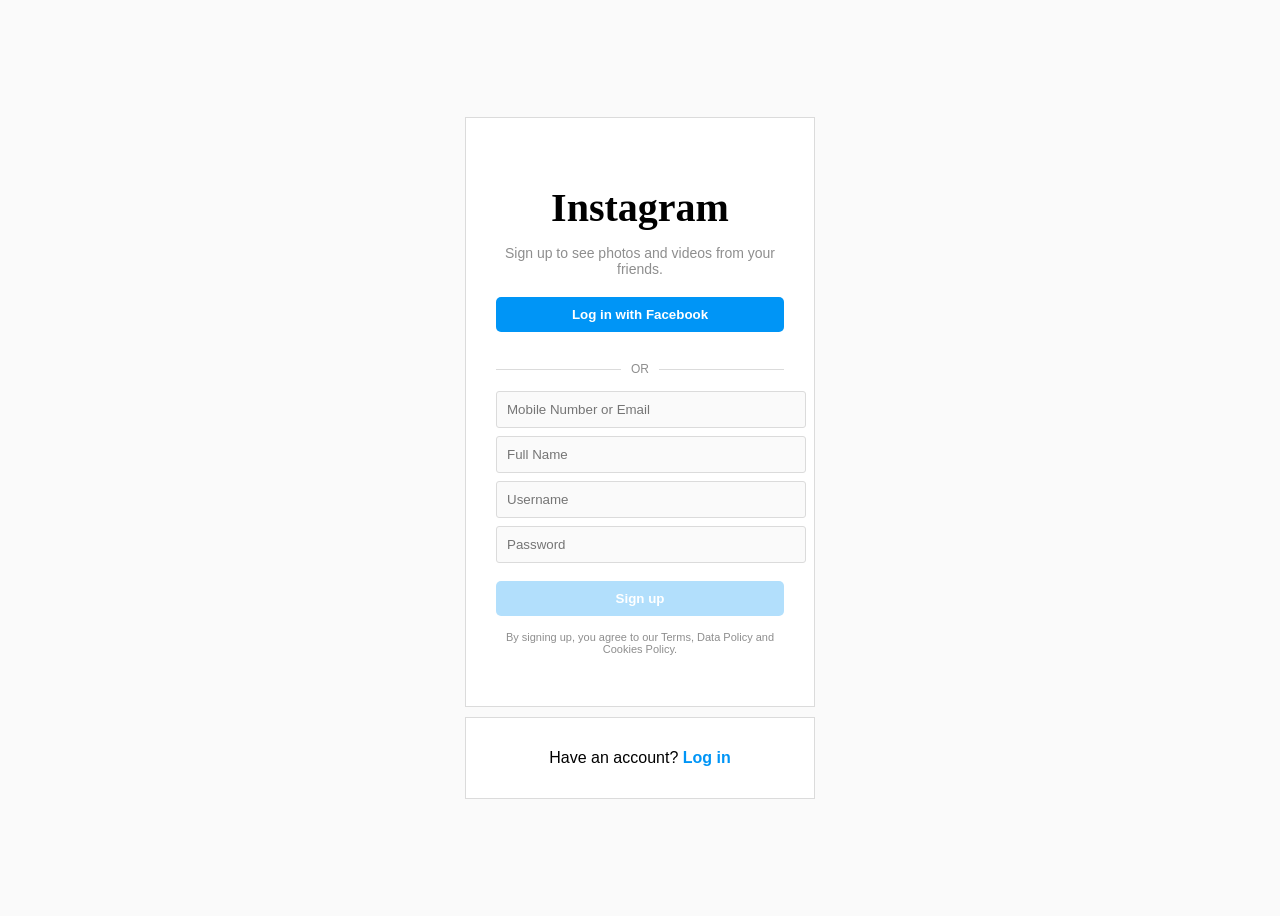
<file: work/index.html>
<!DOCTYPE html>
<html lang="en">
<head>
    <link rel="stylesheet" href="style.css">
    <title>Instagram Sign Up</title>
</head>
<body>

<div class="container">
    <div class="signup-box">
        <h1 class="logo">Instagram</h1>
        <p class="subtitle">Sign up to see photos and videos from your friends.</p>

        <button class="facebook-btn">Log in with Facebook</button>

        <div class="divider">
            <span>OR</span>
        </div>

        <form>
            <input type="text" placeholder="Mobile Number or Email">
            <input type="text" placeholder="Full Name">
            <input type="text" placeholder="Username">
            <input type="password" placeholder="Password">

            <button type="submit" class="signup-btn">Sign up</button>
        </form>

        <p class ="terms" >
            By signing up, you agree to our Terms, Data Policy and Cookies Policy.
        </p>
    </div>

    <div class="login-box">
        <p>Have an account? <a href="#">Log in</a></p>
    </div>
</div>

</body>
</html>
</file>
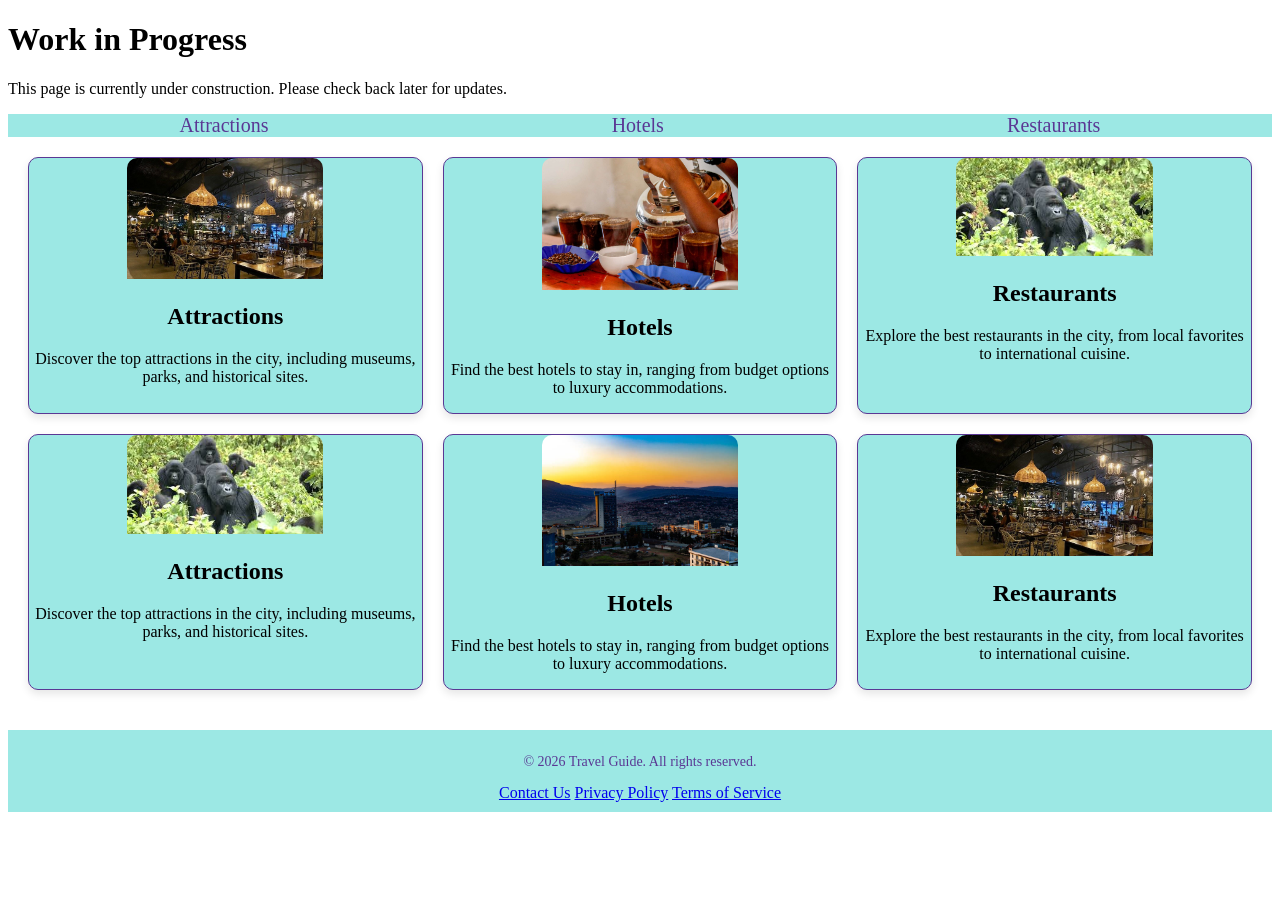
<file: work.html>
<!DOCTYPE html>
<html lang="en">
<head>
    <link rel="stylesheet" href="style.css">
    <title>Document</title>
</head>
<body>
    <main>
        <h1>Work in Progress</h1>
        <p>This page is currently under construction. Please check back later for updates.</p>
    </main>
    <nav>
  <a href="#attractions">Attractions</a>
  <a href="#hotels">Hotels</a>
  <a href="#restaurants">Restaurants</a>
  </nav>
<section >
    <div class="card-container">
    <article class="card">
        <img src="image/boho.jpg" alt="Attraction 1">
        <h2>Attractions</h2>
    <p>Discover the top attractions in the city, including museums, parks, and historical sites.</p>
</article>

    <article class="card">
     <img src="image/coffee.jpg" alt="Hotel 1">
    <h2>Hotels</h2>
    <p>Find the best hotels to stay in, ranging from budget options to luxury accommodations.</p>
    </article>
    
    <article class="card">
    <img src="image/gorilla.jfif" alt="Restaurant 1">
    <h2>Restaurants</h2>
    <p>Explore the best restaurants in the city, from local favorites to international cuisine.</p>
</article>

<article class="card">
        <img src="image/gorilla.jfif" alt="Attraction 1">
        <h2>Attractions</h2>
    <p>Discover the top attractions in the city, including museums, parks, and historical sites.</p>
</article>

    <article class="card">
     <img src="image/sunset.jpg" alt="Hotel 1">
    <h2>Hotels</h2>
    <p>Find the best hotels to stay in, ranging from budget options to luxury accommodations.</p>
    </article>
    
    <article class="card">
    <img src="image/boho.jpg" alt="Restaurant 1">
    <h2>Restaurants</h2>
    <p>Explore the best restaurants in the city, from local favorites to international cuisine.</p>
</article>
</div>
</section>

<footer>
    <p>&copy; 2026 Travel Guide. All rights reserved.</p>
    <a href="contact.html">Contact Us</a>
    <a href="privacy.html">Privacy Policy</a>
    <a href="terms.html">Terms of Service</a>
</footer>
</body>
</html>
</file>
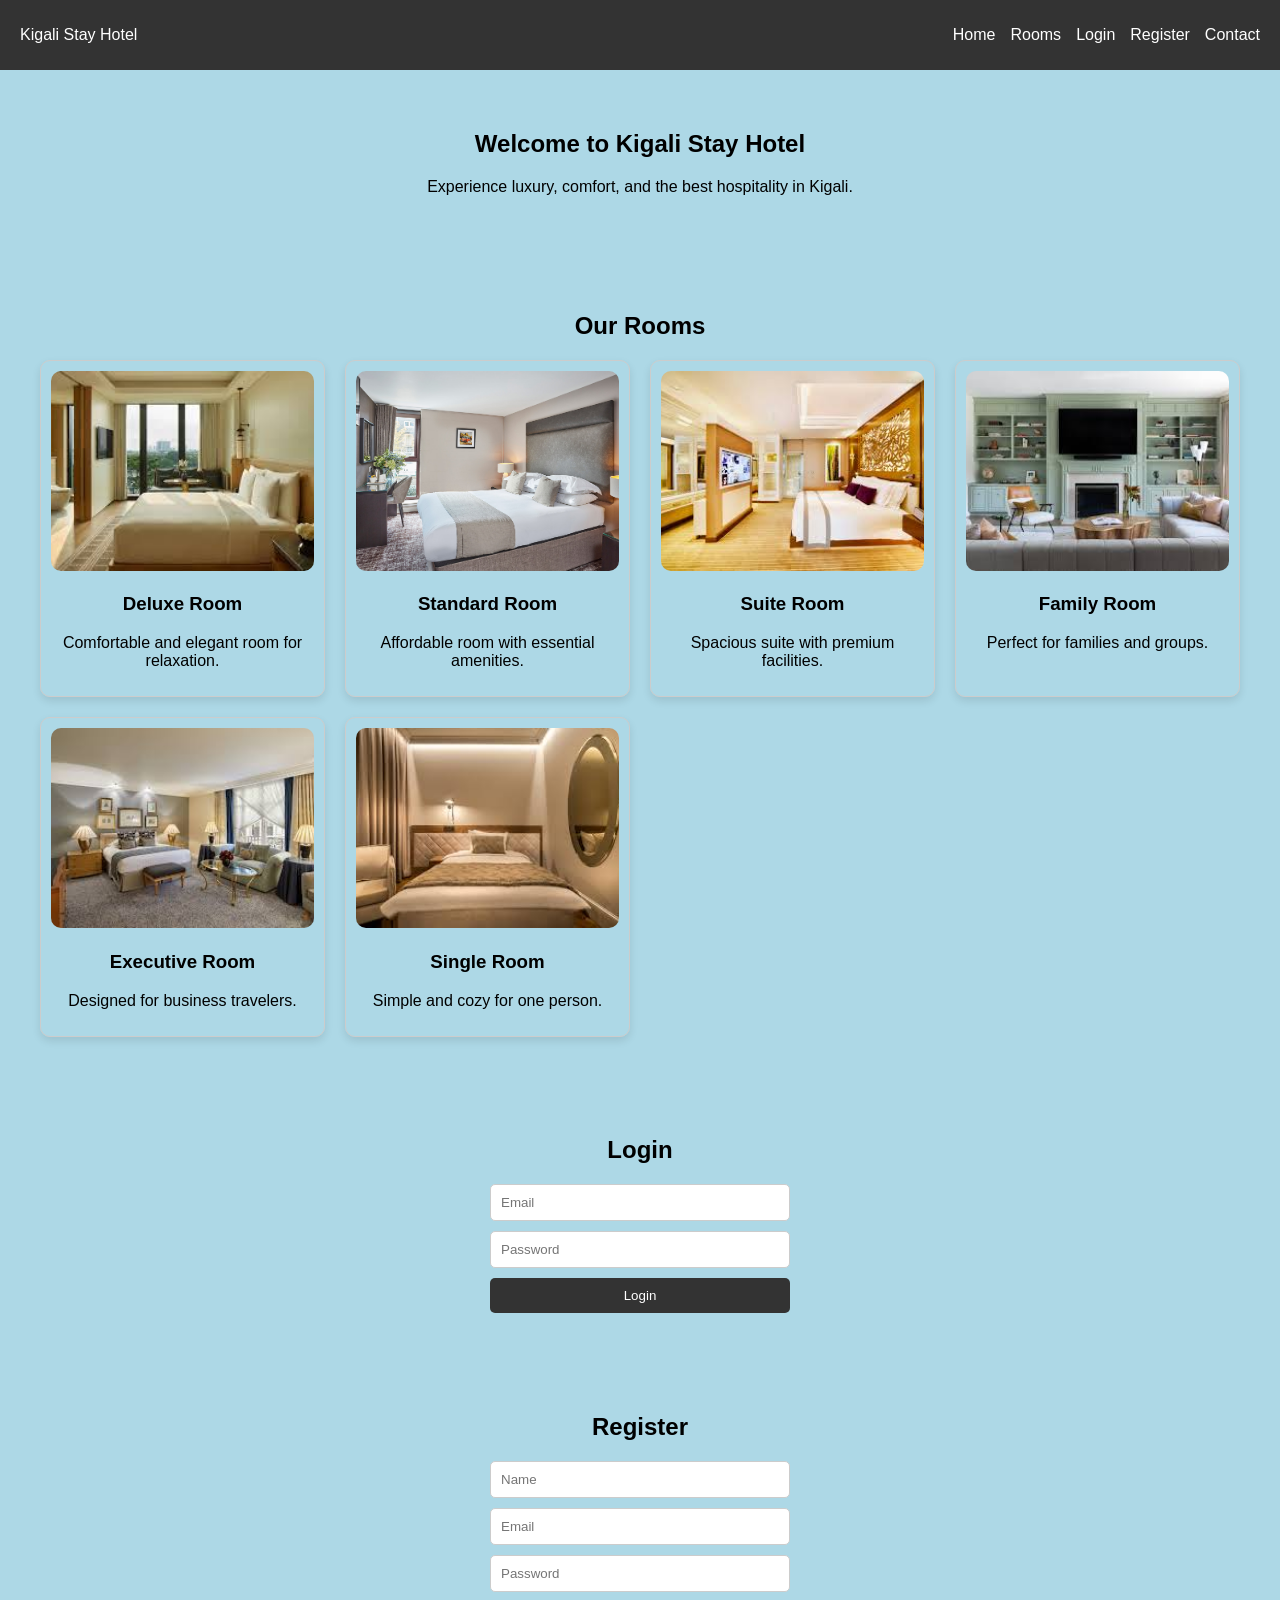
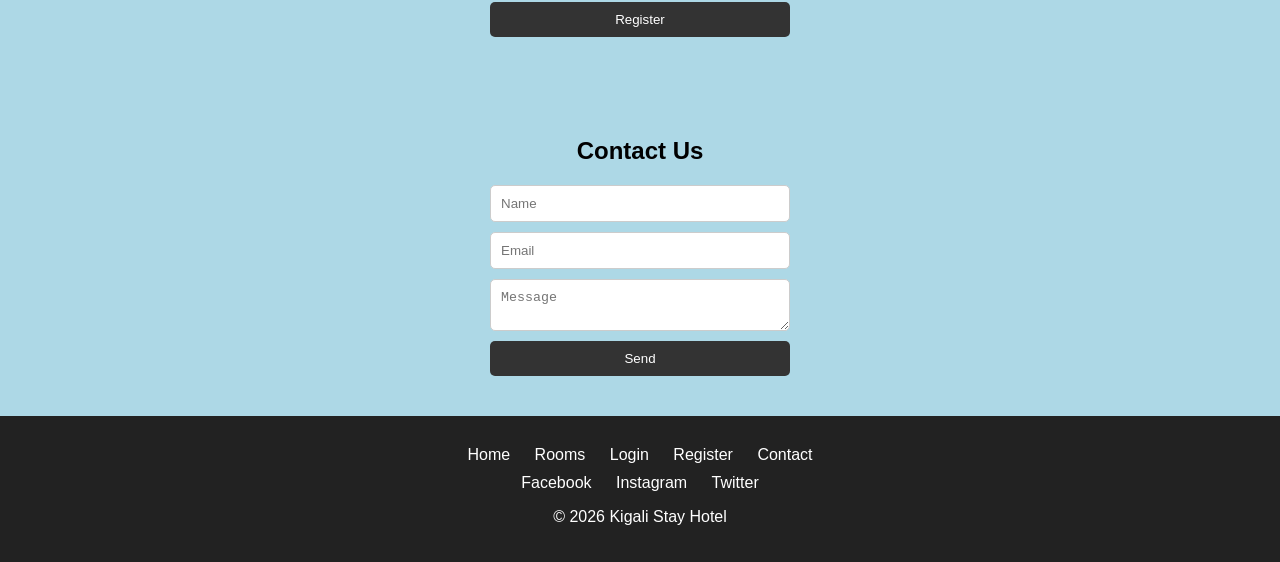
<file: work/hotel.html>
<!DOCTYPE html>
<html lang="en">
<head>
  <link rel="stylesheet" href="hotel.css">
  <title>Kigali  Hotel</title>
</head>
<body>

  <!-- Navbar -->
  <nav>
    <div class="logo">Kigali Stay Hotel</div>
    <ul>
      <li><a href="#home">Home</a></li>
      <li><a href="#rooms">Rooms</a></li>
      <li><a href="#login">Login</a></li>
      <li><a href="#register">Register</a></li>
      <li><a href="#contact">Contact</a></li>
    </ul>
  </nav>

  <!-- Home Section -->
  <section id="home" class="section">
    <h1>Welcome to Kigali Stay Hotel</h1>
    <p>Experience luxury, comfort, and the best hospitality in Kigali.</p>
  </section>

  <!-- Rooms Section -->
  <section id="rooms" class="section">
    <h2>Our Rooms</h2>
    <div class="cards">

      <!-- 6 Cards -->
      <article class="card">
        <img src="deluxe.jfif" alt="Room">
        <h3>Deluxe Room</h3>
        <p>Comfortable and elegant room for relaxation.</p>
      </article>

      <article class="card">
        <img src="standard-room.jpg" alt="Room">
        <h3>Standard Room</h3>
        <p>Affordable room with essential amenities.</p>
      </article>

      <article class="card">
        <img src="suite.jfif" alt="Room">
        <h3>Suite Room</h3>
        <p>Spacious suite with premium facilities.</p>
      </article>

      <article class="card">
        <img src="family.jfif" alt="Room">
        <h3>Family Room</h3>
        <p>Perfect for families and groups.</p>
      </article>

      <article class="card">
        <img src="executive.jfif" alt="Room">
        <h3>Executive Room</h3>
        <p>Designed for business travelers.</p>
      </article>

      <article class="card">
        <img src="single.jfif" alt="Room">
        <h3>Single Room</h3>
        <p>Simple and cozy for one person.</p>
      </article>

    </div>
  </section>

  <!-- Login Section -->
  <section id="login" class="section">
    <h2>Login</h2>
    <form>
      <input type="email" placeholder="Email" required>
      <input type="password" placeholder="Password" required>
      <button type="submit">Login</button>
    </form>
  </section>

  <!-- Register Section -->
  <section id="register" class="section">
    <h2>Register</h2>
    <form>
      <input type="text" placeholder="Name" required>
      <input type="email" placeholder="Email" required>
      <input type="password" placeholder="Password" required>
      <button type="submit">Register</button>
    </form>
  </section>

  <!-- Contact Section -->
  <section id="contact" class="section">
    <h2>Contact Us</h2>
    <form>
      <input type="text" placeholder="Name" required>
      <input type="email" placeholder="Email" required>
      <textarea placeholder="Message" required></textarea>
      <button type="submit">Send</button>
    </form>
  </section>

  <!-- Footer -->
  <footer>
    <div class="footer-links">
      <a href="#home">Home</a>
      <a href="#rooms">Rooms</a>
      <a href="#login">Login</a>
      <a href="#register">Register</a>
      <a href="#contact">Contact</a>
    </div>

    <div class="social">
      <a href="#">Facebook</a>
      <a href="#">Instagram</a>
      <a href="#">Twitter</a>
    </div>

    <p>© 2026 Kigali Stay Hotel</p>
  </footer>
</body>
</html>
</file>
<file: work/style.css>
body {
    font-family: Arial, sans-serif;
    background-color: #fafafa;
    display: flex;
    justify-content: center;
    align-items: center;
    height: 100vh;
}

/* Container */
.container {
    width: 350px;
}

/* Signup box */
.signup-box {
    background: #fff;
    border: 1px solid #dbdbdb;
    padding: 40px 30px;
    text-align: center;
}

/* Logo */
.logo {
    font-family: 'Brush Script MT', cursive;
    font-size: 40px;
    margin-bottom: 10px;
}

/* Subtitle */
.subtitle {
    color: #8e8e8e;
    font-size: 14px;
    margin-bottom: 20px;
}

/* Facebook button */
.facebook-btn {
    background-color: #0095f6;
    color: white;
    border: none;
    padding: 10px;
    width: 100%;
    font-weight: bold;
    border-radius: 5px;
    cursor: pointer;
    margin-bottom: 15px;
}

/* Divider */
.divider {
    display: flex;
    align-items: center;
    margin: 15px 0;
}

.divider::before,
.divider::after {
    content: "";
    flex: 1;
    height: 1px;
    background: #dbdbdb;
}

.divider span {
    margin: 0 10px;
    color: #8e8e8e;
    font-size: 12px;
}

/* Inputs */
form input {
    width: 100%;
    padding: 10px;
    margin-bottom: 8px;
    border: 1px solid #dbdbdb;
    border-radius: 3px;
    background: #fafafa;
}

/* Signup button */
.signup-btn {
    width: 100%;
    padding: 10px;
    background-color: #b2dffc;
    border: none;
    border-radius: 5px;
    color: white;
    font-weight: bold;
    margin-top: 10px;
    cursor: pointer;
}

/* Terms */
.terms {
    font-size: 11px;
    color: #8e8e8e;
    margin-top: 15px;
}

/* Login box */
.login-box {
    background: #fff;
    border: 1px solid #dbdbdb;
    text-align: center;
    padding: 15px;
    margin-top: 10px;
}

.login-box a {
    color: #0095f6;
    text-decoration: none;
    font-weight: bold;
}
</file>
<file: style.css>
body{   
    background-color: white;
    
}
nav{
    display: flex;
    justify-content: space-around;
    background-color:rgb(156, 232, 228);
}
nav a{
    color: rgb(90, 56, 148);
    text-decoration: none;
    font-size: 20px;

}
  section{
    padding: 20px;
}

.card-container{
    display: grid;
    grid-template-columns: repeat(3, 1fr);
    gap: 20px;
}
.card{
        background-color: rgb(156, 232, 228);
         border: 1px solid rgb(90, 56, 148);    
         border-radius: 10px;
        text-align: center;
        box-shadow: 0 4px 8px rgba(0, 0, 0, 0.1);
}
.card img{
        width: 50%;
        height: auto;
        border-top-left-radius: 10px;
        border-top-right-radius: 10px;
    }
    
    footer{
        background-color: rgb(156, 232, 228);
        text-align: center;
        padding: 10px;
        margin-top: 20px;
    }
    footer p{
        color: rgb(90, 56, 148);
        font-size: 14px;
        text-align: center;
    }
</file>
<file: work/hotel.css>
body {
    background-color: lightblue;
  margin: 0;
  font-family: Arial, sans-serif;

}

nav {
  display: flex;
  justify-content: space-between;
  align-items: center;
  background: #333333;
  color: white;
  padding: 10px 20px;
}

nav ul {
  list-style: none;
  display: flex;
  gap: 15px;
}

nav a {
  color: white;
  text-decoration: none;
}

.section {
  padding: 40px;
  text-align: center;
}

.cards {
  display: grid;
  grid-template-columns: repeat(auto-fit, minmax(250px, 1fr));
  gap: 20px;
}

.card {
  border: 1px solid #ccc;
  border-radius: 10px;
  padding: 10px;
  box-shadow: 0 4px 8px rgba(0,0,0,0.1);
}

.card img {
  width: 100%;
  height: 200px;
  object-fit: cover;
  border-radius: 10px;
}

form {
  display: flex;
  flex-direction: column;
  max-width: 300px;
  margin: auto;
  gap: 10px;
}

input, textarea {
  padding: 10px;
  border-radius: 5px;
  border: 1px solid #ccc;
}

button {
  padding: 10px;
  border: none;
  background: #333;
  color: white;
  border-radius: 5px;
}

footer {
  background: #222;
  color: white;
  text-align: center;
  padding: 20px;
}

.footer-links, .social {
  margin: 10px 0;
}

footer a {
  color: white;
  margin: 0 10px;
  text-decoration: none;
}
</file>
